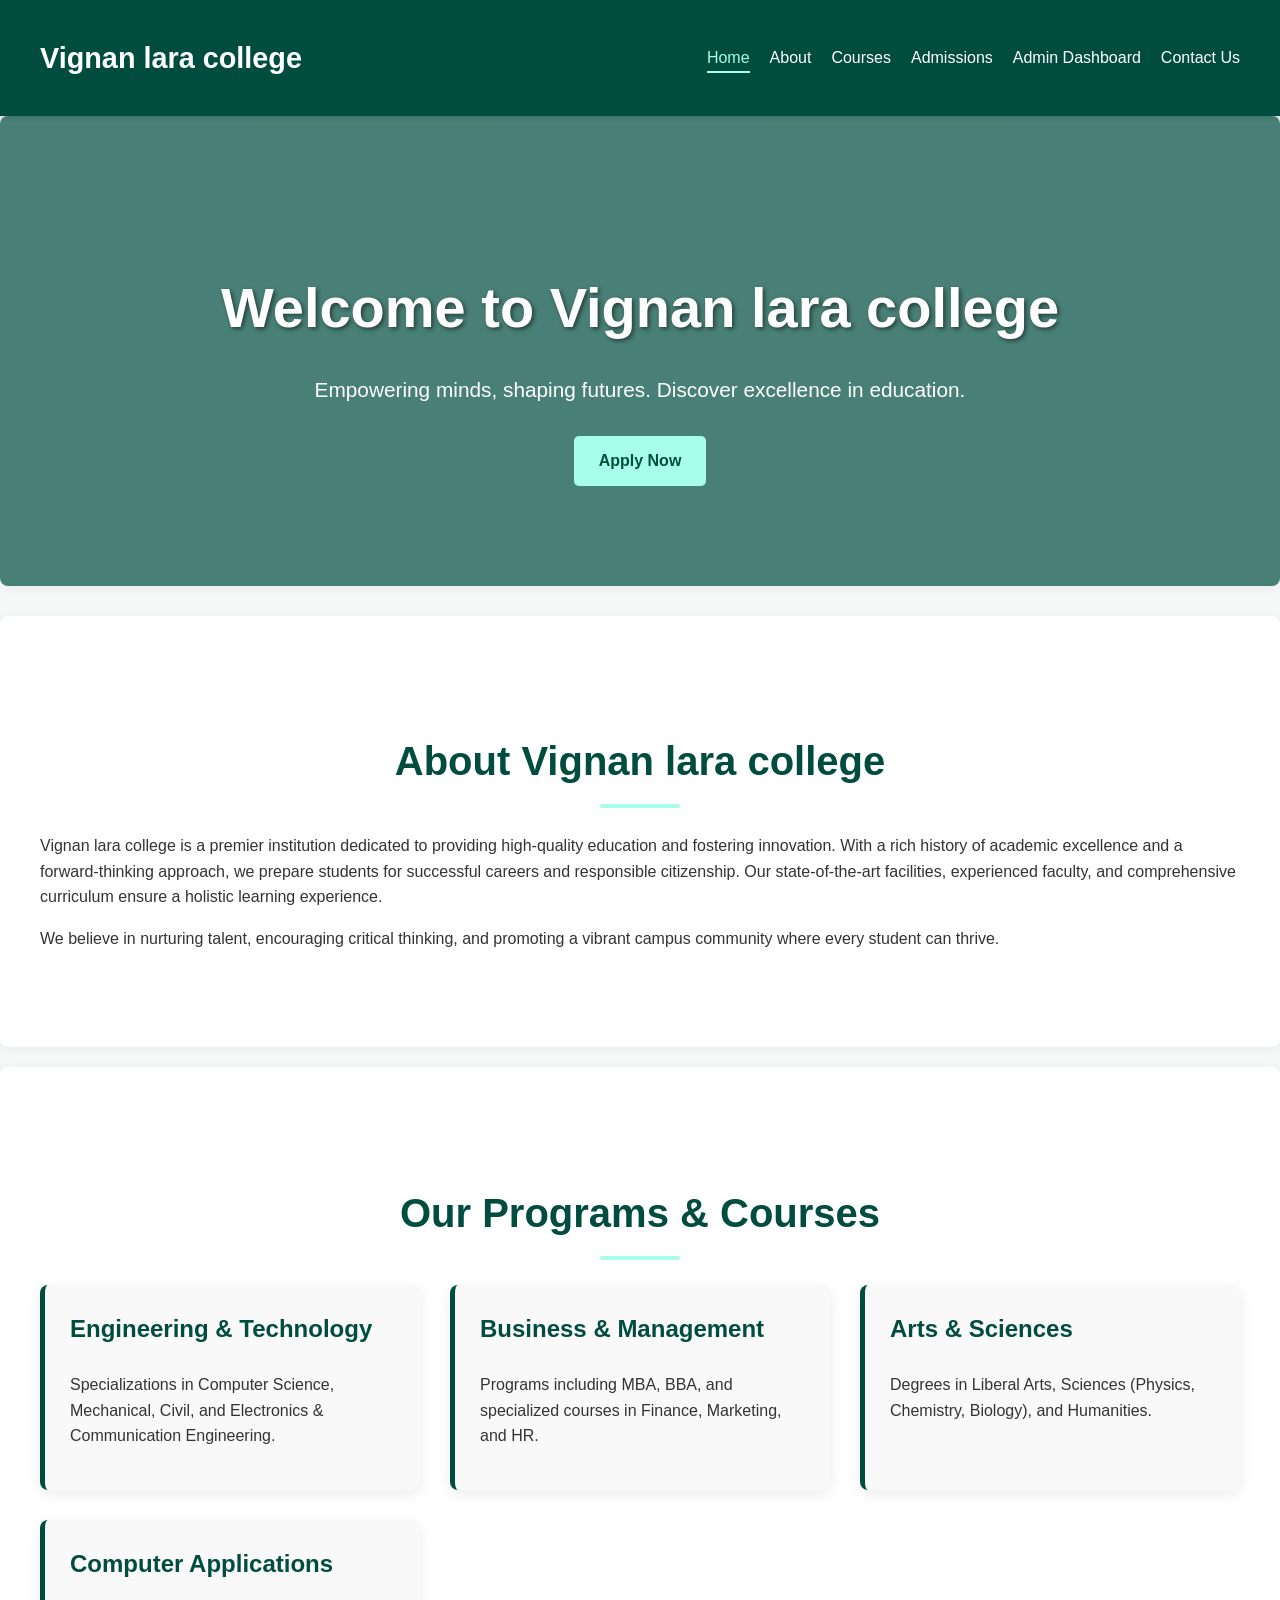
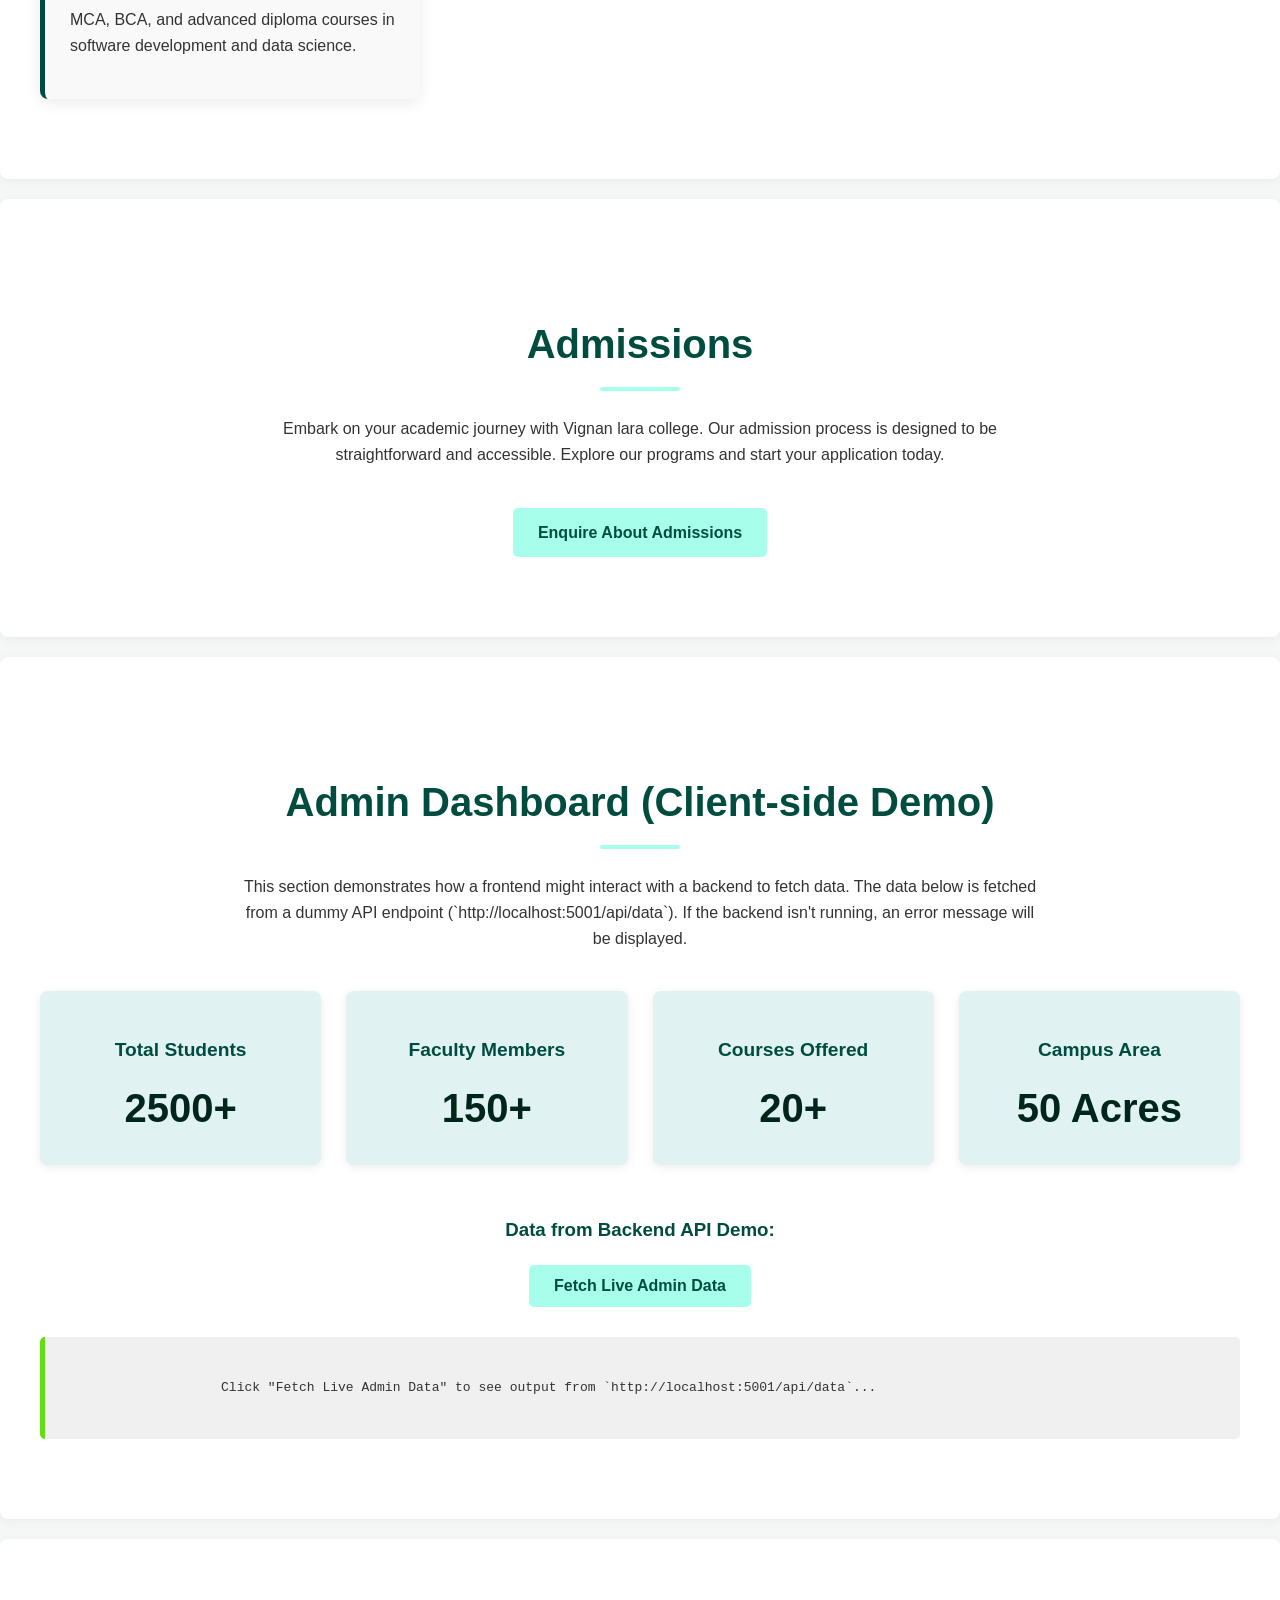
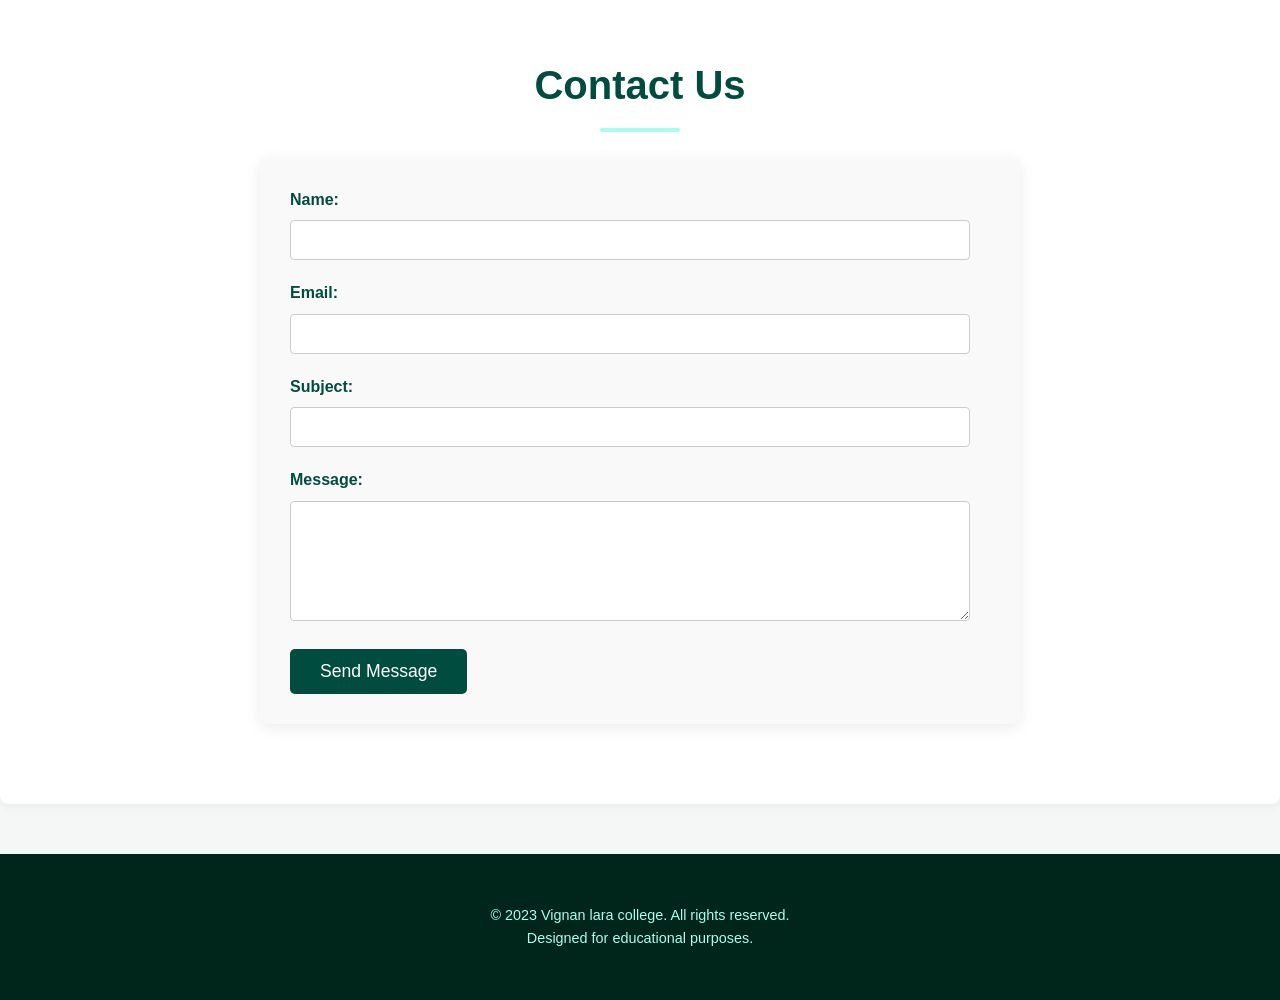
<file: index.html>
<!DOCTYPE html>
<html lang="en">
<head>
    <meta charset="UTF-8">
    <meta name="viewport" content="width=device-width, initial-scale=1.0">
    <title>Vignan lara college</title>
    <style>
        /* Basic Reset & Body Styling */
        body {
            font-family: 'Segoe UI', Tahoma, Geneva, Verdana, sans-serif;
            margin: 0;
            padding: 0;
            background-color: #f4f7f6;
            color: #333;
            line-height: 1.6;
        }

        /* Container for content */
        .container {
            max-width: 1200px;
            margin: 0 auto;
            padding: 20px;
        }

        /* Header */
        header {
            background-color: #004d40; /* Dark green */
            color: #fff;
            padding: 15px 0;
            box-shadow: 0 2px 5px rgba(0,0,0,0.2);
        }

        header .container {
            display: flex;
            justify-content: space-between;
            align-items: center;
            flex-wrap: wrap; /* Allow wrapping on smaller screens */
        }

        .logo {
            font-size: 1.8em;
            font-weight: bold;
            color: #fff;
            text-decoration: none;
            margin-right: 20px;
        }

        nav ul {
            list-style: none;
            margin: 0;
            padding: 0;
            display: flex;
            flex-wrap: wrap;
        }

        nav ul li {
            margin-left: 20px;
        }

        nav ul li a {
            color: #fff;
            text-decoration: none;
            font-weight: 500;
            padding: 5px 0;
            transition: color 0.3s ease, border-bottom 0.3s ease;
        }

        nav ul li a:hover,
        nav ul li a.active {
            color: #a7ffeb; /* Light teal */
            border-bottom: 2px solid #a7ffeb;
        }

        /* Hero Section */
        .hero {
            background: linear-gradient(rgba(0, 77, 64, 0.7), rgba(0, 77, 64, 0.7)), url('https://via.placeholder.com/1500x500/004d40/a7ffeb?text=Vignan+College+Campus') no-repeat center center/cover;
            color: #fff;
            text-align: center;
            padding: 100px 20px;
            margin-bottom: 30px;
        }

        .hero h1 {
            font-size: 3.5em;
            margin-bottom: 15px;
            text-shadow: 2px 2px 4px rgba(0,0,0,0.5);
        }

        .hero p {
            font-size: 1.3em;
            margin-bottom: 30px;
            max-width: 800px;
            margin-left: auto;
            margin-right: auto;
        }

        .btn {
            display: inline-block;
            background-color: #a7ffeb; /* Light teal */
            color: #004d40; /* Dark green */
            padding: 12px 25px;
            border-radius: 5px;
            text-decoration: none;
            font-weight: bold;
            transition: background-color 0.3s ease, color 0.3s ease;
            border: none;
            cursor: pointer;
            font-size: 1em;
        }

        .btn:hover {
            background-color: #64dd17; /* Lime green */
            color: #00251a;
        }

        /* General Section Styling */
        section {
            padding: 60px 0;
            margin-bottom: 20px;
            background-color: #fff;
            border-radius: 8px;
            box-shadow: 0 2px 10px rgba(0,0,0,0.05);
        }

        section h2 {
            font-size: 2.5em;
            color: #004d40;
            text-align: center;
            margin-bottom: 40px;
            position: relative;
        }
        section h2::after {
            content: '';
            position: absolute;
            left: 50%;
            bottom: -15px;
            transform: translateX(-50%);
            width: 80px;
            height: 4px;
            background-color: #a7ffeb;
            border-radius: 2px;
        }


        /* Courses Section */
        .courses-grid {
            display: grid;
            grid-template-columns: repeat(auto-fit, minmax(300px, 1fr));
            gap: 30px;
            margin-top: 40px;
        }

        .course-card {
            background-color: #f9f9f9;
            border-left: 5px solid #004d40;
            padding: 25px;
            border-radius: 8px;
            box-shadow: 0 4px 15px rgba(0,0,0,0.08);
            transition: transform 0.3s ease, box-shadow 0.3s ease;
        }

        .course-card:hover {
            transform: translateY(-5px);
            box-shadow: 0 8px 20px rgba(0,0,0,0.12);
        }

        .course-card h3 {
            color: #004d40;
            margin-top: 0;
            font-size: 1.5em;
        }

        /* Admin Dashboard Section */
        .admin-dashboard-stats {
            display: grid;
            grid-template-columns: repeat(auto-fit, minmax(250px, 1fr));
            gap: 25px;
            margin-top: 40px;
        }

        .stat-card {
            background-color: #e0f2f1; /* Lighter teal */
            padding: 25px;
            border-radius: 8px;
            text-align: center;
            box-shadow: 0 2px 10px rgba(0,0,0,0.08);
        }

        .stat-card h3 {
            color: #004d40;
            font-size: 1.2em;
            margin-bottom: 10px;
        }

        .stat-card p {
            font-size: 2.5em;
            font-weight: bold;
            color: #00251a;
            margin: 0;
        }

        #admin-data-output {
            margin-top: 30px;
            padding: 20px;
            background-color: #f0f0f0;
            border-left: 5px solid #64dd17;
            border-radius: 5px;
            font-family: monospace;
            white-space: pre-wrap;
        }

        /* Contact Form */
        .contact-form-container {
            max-width: 700px;
            margin: 0 auto;
            padding: 30px;
            background-color: #f9f9f9;
            border-radius: 8px;
            box-shadow: 0 4px 15px rgba(0,0,0,0.08);
        }

        .contact-form-container label {
            display: block;
            margin-bottom: 8px;
            font-weight: 600;
            color: #004d40;
        }

        .contact-form-container input[type="text"],
        .contact-form-container input[type="email"],
        .contact-form-container textarea {
            width: calc(100% - 20px);
            padding: 10px;
            margin-bottom: 20px;
            border: 1px solid #ccc;
            border-radius: 4px;
            font-size: 1em;
            box-sizing: border-box; /* Include padding in width */
        }

        .contact-form-container textarea {
            resize: vertical;
            min-height: 120px;
        }

        .contact-form-container input[type="submit"] {
            width: auto;
            padding: 12px 30px;
            background-color: #004d40;
            color: #fff;
            border: none;
            border-radius: 5px;
            cursor: pointer;
            font-size: 1.1em;
            transition: background-color 0.3s ease;
        }

        .contact-form-container input[type="submit"]:hover {
            background-color: #00251a;
        }

        #contact-message {
            margin-top: 20px;
            padding: 15px;
            border-radius: 5px;
            background-color: #d4edda;
            color: #155724;
            border: 1px solid #c3e6cb;
            display: none; /* Hidden by default */
        }

        /* Footer */
        footer {
            background-color: #00251a; /* Even darker green */
            color: #a7ffeb;
            text-align: center;
            padding: 30px 0;
            margin-top: 50px;
        }

        footer p {
            margin: 0;
            font-size: 0.9em;
        }

        /* Responsive Adjustments */
        @media (max-width: 768px) {
            header .container {
                flex-direction: column;
                align-items: flex-start;
            }
            .logo {
                margin-bottom: 15px;
            }
            nav ul {
                flex-direction: column;
                align-items: flex-start;
                width: 100%;
            }
            nav ul li {
                margin: 5px 0;
            }
            .hero h1 {
                font-size: 2.5em;
            }
            .hero p {
                font-size: 1.1em;
            }
            section {
                padding: 40px 0;
            }
            section h2 {
                font-size: 2em;
            }
            .contact-form-container {
                padding: 20px;
            }
        }
    </style>
</head>
<body>
    <header>
        <div class="container">
            <a href="#" class="logo">Vignan lara college</a>
            <nav>
                <ul>
                    <li><a href="#home" class="active">Home</a></li>
                    <li><a href="#about">About</a></li>
                    <li><a href="#courses">Courses</a></li>
                    <li><a href="#admissions">Admissions</a></li>
                    <li><a href="#admin">Admin Dashboard</a></li>
                    <li><a href="#contact">Contact Us</a></li>
                </ul>
            </nav>
        </div>
    </header>

    <main>
        <section id="home" class="hero">
            <h1>Welcome to Vignan lara college</h1>
            <p>Empowering minds, shaping futures. Discover excellence in education.</p>
            <a href="#admissions" class="btn">Apply Now</a>
        </section>

        <section id="about">
            <div class="container">
                <h2>About Vignan lara college</h2>
                <p>Vignan lara college is a premier institution dedicated to providing high-quality education and fostering innovation. With a rich history of academic excellence and a forward-thinking approach, we prepare students for successful careers and responsible citizenship. Our state-of-the-art facilities, experienced faculty, and comprehensive curriculum ensure a holistic learning experience.</p>
                <p>We believe in nurturing talent, encouraging critical thinking, and promoting a vibrant campus community where every student can thrive.</p>
            </div>
        </section>

        <section id="courses">
            <div class="container">
                <h2>Our Programs & Courses</h2>
                <div class="courses-grid">
                    <div class="course-card">
                        <h3>Engineering & Technology</h3>
                        <p>Specializations in Computer Science, Mechanical, Civil, and Electronics & Communication Engineering.</p>
                    </div>
                    <div class="course-card">
                        <h3>Business & Management</h3>
                        <p>Programs including MBA, BBA, and specialized courses in Finance, Marketing, and HR.</p>
                    </div>
                    <div class="course-card">
                        <h3>Arts & Sciences</h3>
                        <p>Degrees in Liberal Arts, Sciences (Physics, Chemistry, Biology), and Humanities.</p>
                    </div>
                    <div class="course-card">
                        <h3>Computer Applications</h3>
                        <p>MCA, BCA, and advanced diploma courses in software development and data science.</p>
                    </div>
                </div>
            </div>
        </section>

        <section id="admissions">
            <div class="container">
                <h2>Admissions</h2>
                <p style="text-align: center; max-width: 800px; margin: 0 auto 40px auto;">Embark on your academic journey with Vignan lara college. Our admission process is designed to be straightforward and accessible. Explore our programs and start your application today.</p>
                <div style="text-align: center;">
                    <a href="#contact" class="btn">Enquire About Admissions</a>
                </div>
            </div>
        </section>

        <section id="admin">
            <div class="container">
                <h2>Admin Dashboard (Client-side Demo)</h2>
                <p style="text-align: center; max-width: 800px; margin: 0 auto 40px auto;">This section demonstrates how a frontend might interact with a backend to fetch data. The data below is fetched from a dummy API endpoint (`http://localhost:5001/api/data`). If the backend isn't running, an error message will be displayed.</p>

                <div class="admin-dashboard-stats">
                    <div class="stat-card">
                        <h3>Total Students</h3>
                        <p>2500+</p>
                    </div>
                    <div class="stat-card">
                        <h3>Faculty Members</h3>
                        <p>150+</p>
                    </div>
                    <div class="stat-card">
                        <h3>Courses Offered</h3>
                        <p>20+</p>
                    </div>
                    <div class="stat-card">
                        <h3>Campus Area</h3>
                        <p>50 Acres</p>
                    </div>
                </div>

                <h3 style="text-align: center; margin-top: 50px; color: #004d40;">Data from Backend API Demo:</h3>
                <button id="fetchAdminDataBtn" class="btn" style="display: block; margin: 20px auto;">Fetch Live Admin Data</button>
                <div id="admin-data-output">
                    Click "Fetch Live Admin Data" to see output from `http://localhost:5001/api/data`...
                </div>
            </div>
        </section>

        <section id="contact">
            <div class="container">
                <h2>Contact Us</h2>
                <div class="contact-form-container">
                    <form id="contactForm">
                        <label for="name">Name:</label>
                        <input type="text" id="name" name="name" required>

                        <label for="email">Email:</label>
                        <input type="email" id="email" name="email" required>

                        <label for="subject">Subject:</label>
                        <input type="text" id="subject" name="subject" required>

                        <label for="message">Message:</label>
                        <textarea id="message" name="message" required></textarea>

                        <input type="submit" value="Send Message">
                    </form>
                    <div id="contact-message"></div>
                </div>
            </div>
        </section>
    </main>

    <footer>
        <div class="container">
            <p>&copy; 2023 Vignan lara college. All rights reserved.</p>
            <p>Designed for educational purposes.</p>
        </div>
    </footer>

    <script>
        // Smooth scrolling for navigation links and active class highlighting
        document.querySelectorAll('nav a[href^="#"]').forEach(anchor => {
            anchor.addEventListener('click', function (e) {
                e.preventDefault();

                const targetId = this.getAttribute('href');
                const targetElement = document.querySelector(targetId);

                if (targetElement) {
                    targetElement.scrollIntoView({
                        behavior: 'smooth'
                    });

                    // Update active class
                    document.querySelectorAll('nav a').forEach(link => link.classList.remove('active'));
                    this.classList.add('active');
                }
            });
        });

        // Contact Form Submission Handling
        const contactForm = document.getElementById('contactForm');
        const contactMessage = document.getElementById('contact-message');

        if (contactForm) {
            contactForm.addEventListener('submit', function (e) {
                e.preventDefault(); // Prevent actual form submission

                // In a real full-stack app, you would send this data to your backend
                // using fetch or XMLHttpRequest. For this demo, we just simulate success.
                console.log('Contact Form Submitted:');
                const formData = new FormData(contactForm);
                const data = {};
                for (let [key, value] of formData.entries()) {
                    data[key] = value;
                }
                console.log(data);

                contactMessage.style.display = 'block';
                contactMessage.style.backgroundColor = '#d4edda';
                contactMessage.style.color = '#155724';
                contactMessage.style.borderColor = '#c3e6cb';
                contactMessage.textContent = 'Thank you for your message! We will get back to you soon.';
                contactForm.reset(); // Clear the form

                // Hide message after a few seconds
                setTimeout(() => {
                    contactMessage.style.display = 'none';
                }, 5000);
            });
        }


        // Admin Dashboard Data Fetch Demo
        const fetchAdminDataBtn = document.getElementById('fetchAdminDataBtn');
        const adminDataOutput = document.getElementById('admin-data-output');
        const apiUrl = 'http://localhost:5001/api/data'; // Backend endpoint

        if (fetchAdminDataBtn && adminDataOutput) {
            fetchAdminDataBtn.addEventListener('click', fetchData);
        }

        async function fetchData() {
            adminDataOutput.textContent = 'Fetching data from backend...';
            try {
                const response = await fetch(apiUrl);
                if (!response.ok) {
                    // Check for HTTP errors (e.g., 404, 500)
                    throw new Error(`HTTP error! Status: ${response.status}`);
                }
                const data = await response.json();
                adminDataOutput.style.backgroundColor = '#e6ffe6'; /* Light green for success */
                adminDataOutput.style.borderColor = '#4CAF50';
                adminDataOutput.textContent = `Successfully fetched data:\n${JSON.stringify(data, null, 2)}`;
                console.log('Fetched data:', data);
            } catch (error) {
                // Handle network errors (e.g., server not running, connection refused)
                // or JSON parsing errors, or HTTP errors from !response.ok
                console.error('Error fetching admin data:', error);
                adminDataOutput.style.backgroundColor = '#ffe0e0'; /* Light red for error */
                adminDataOutput.style.borderColor = '#f44336';
                adminDataOutput.textContent = `Error: Could not connect to backend or fetch data.\n`;
                adminDataOutput.textContent += `Please ensure your backend server is running at ${apiUrl}.\n`;
                adminDataOutput.textContent += `(Error details: ${error.message})`;
            }
        }
    </script>
</body>
</html>
</file>
